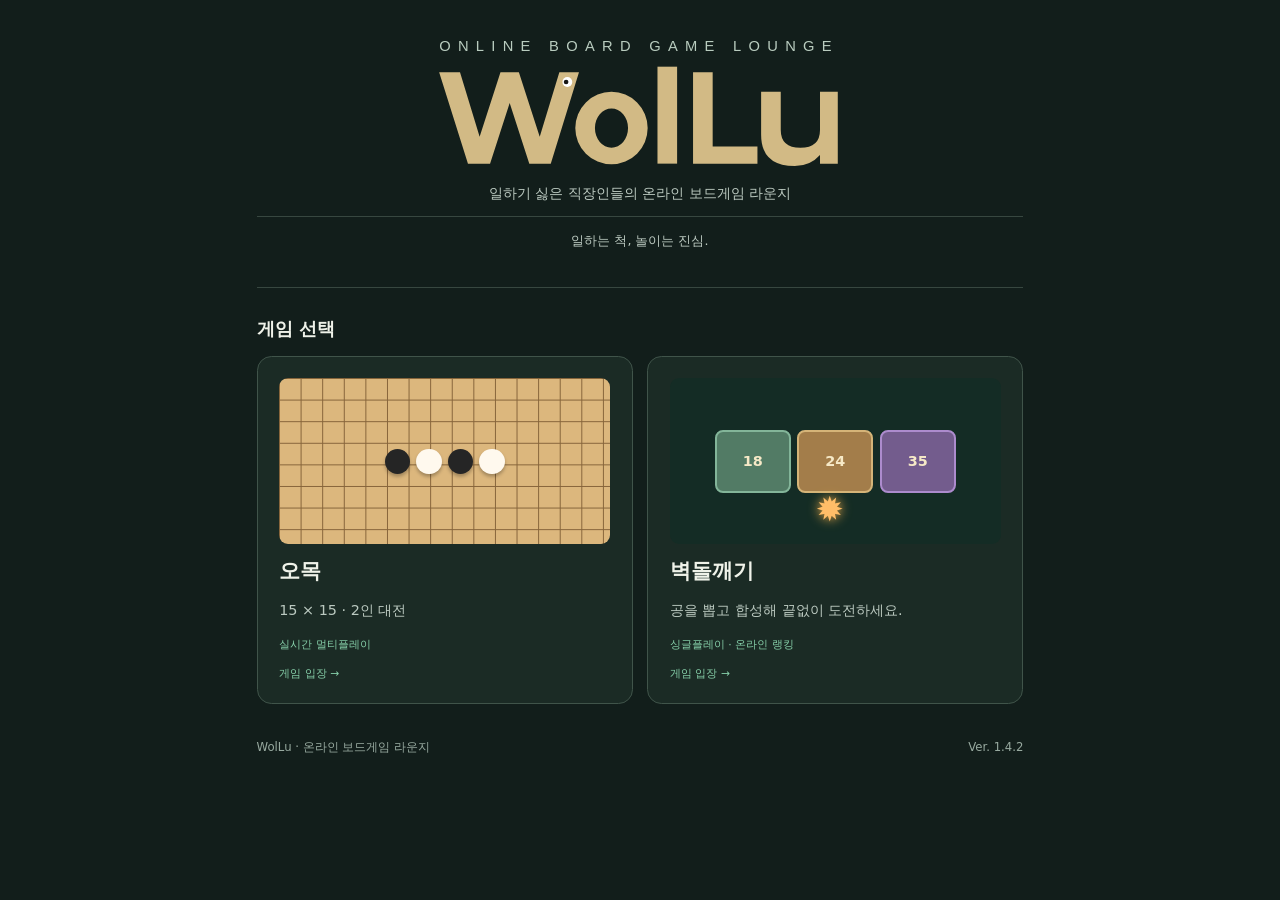
<file: index.html>
<!doctype html>
<html lang="ko">
<head>
  <meta charset="utf-8">
  <meta name="viewport" content="width=device-width, initial-scale=1">
  <title>WolLu — 보드게임 라운지</title>

  <style>
    /* V1.4.2: 데스크톱 90% 밀도, 모바일 기존 크기 유지 */
    :root {
      --ui-scale: .9;
    }

    @media (max-width: 700px) {
      :root {
        --ui-scale: 1;
      }
    }

    /* ===== 공통 스타일 ===== */

    * {
      box-sizing: border-box;
    }

    body {
      margin: 0;
      background: #121e1b;
      color: #eff2e9;
      font: calc(16px * var(--ui-scale)) system-ui, sans-serif;
    }

    main {
      max-width: calc(900px * var(--ui-scale));
      margin: auto;
      padding: calc(40px * var(--ui-scale)) calc(24px * var(--ui-scale));
    }

    h1 {
      font-size: clamp(
        calc(40px * var(--ui-scale)),
        8vw,
        calc(76px * var(--ui-scale))
      );
      letter-spacing: .1em;
      margin: 0;
      color: #f4d79e;
    }

    h2 {
      font-size: calc(20px * var(--ui-scale));
    }

    p {
      color: #bbc9c0;
      line-height: 1.6;
    }

    /* ===== 브랜드 헤더 ===== */

    header {
      text-align: center;
      border-bottom: 1px solid #374740;
      padding-bottom: calc(28px * var(--ui-scale));
      margin-bottom: calc(32px * var(--ui-scale));
    }

    .brandLogo {
      width: min(calc(460px * var(--ui-scale)), 100%);
      display: block;
      margin: auto;
    }

    header p {
      margin: calc(12px * var(--ui-scale)) 0;
    }

    .slogan {
      border-top: 1px solid #374740;
      padding-top: calc(16px * var(--ui-scale));
      font-size: calc(14px * var(--ui-scale));
    }

    /* ===== 게임 카드 레이아웃 ===== */

    .grid {
      display: grid;
      grid-template-columns: repeat(
        auto-fit,
        minmax(calc(230px * var(--ui-scale)), 1fr)
      );
      gap: calc(16px * var(--ui-scale));
    }

    .card {
      display: block;
      border: 1px solid #40544a;
      border-radius: calc(16px * var(--ui-scale));
      background: #1b2b25;
      padding: calc(24px * var(--ui-scale));
      color: inherit;
      text-decoration: none;
    }

    .card:hover {
      border-color: #f4d79e;
    }

    .card h3 {
      font-size: calc(23px * var(--ui-scale));
      margin: calc(14px * var(--ui-scale)) 0 0;
    }

    .tag {
      font-size: calc(12px * var(--ui-scale));
      color: #86cfa9;
    }

    .future {
      border-style: dashed;
      display: flex;
      justify-content: center;
      flex-direction: column;
    }

    /* ===== 오목 카드 미리보기 ===== */

    .board {
      aspect-ratio: 2 / 1;
      background-color: #dcb77d;
      background-image:
        linear-gradient(#86643a 1px, transparent 1px),
        linear-gradient(90deg, #86643a 1px, transparent 1px);
      background-size:
        calc(24px * var(--ui-scale)) calc(24px * var(--ui-scale));
      border-radius: calc(10px * var(--ui-scale));
      display: flex;
      align-items: center;
      justify-content: center;
      gap: calc(7px * var(--ui-scale));
    }

    .stone {
      height: calc(28px * var(--ui-scale));
      width: calc(28px * var(--ui-scale));
      border-radius: 50%;
      background: #252525;
      box-shadow:
        0
        calc(3px * var(--ui-scale))
        calc(4px * var(--ui-scale))
        #0004;
    }

    .white {
      background: #fff9ee;
    }

    /* ===== 푸터 ===== */

    footer {
      display: flex;
      justify-content: space-between;
      font-size: calc(13px * var(--ui-scale));
      color: #98aaa0;
      margin-top: calc(40px * var(--ui-scale));
    }

    /* ===== 벽돌깨기 미리보기 ===== */
    .breakerPreview {
      position: relative;
      background: #142c25;
      background-image: none;
      overflow: hidden;
    }
    .breakerPreview .brick {
      display: grid;
      place-items: center;
      width: 23%;
      height: 38%;
      background: #527b65;
      border: 2px solid #83b599;
      border-radius: 8px;
      font-weight: 750;
      color: #f6e9c7;
    }
    .breakerPreview .brick:nth-child(2) { background: #a37d4a; border-color: #d5b478; }
    .breakerPreview .brick:nth-child(3) { background: #735c8d; border-color: #ac8bcd; }
    .breakerPreview .breakerBall {
      position: absolute;
      left: 44%;
      bottom: 9%;
      color: #ffbd68;
      font-size: 34px;
      text-shadow: 0 0 12px #ffb54b;
    }

    /* ===== 키보드 접근성 ===== */

    a:focus-visible {
      outline: calc(3px * var(--ui-scale)) solid #f4d79e;
      outline-offset: calc(4px * var(--ui-scale));
    }
  </style>
</head>

<body>
  <main>

    <!-- ===== 브랜드 헤더 ===== -->
    <header>
      <h1>
        <img
          class="brandLogo"
          src="wollu-logo.svg"
          alt="ONLINE BOARD GAME LOUNGE · WolLu"
        >
      </h1>

      <p>일하기 싫은 직장인들의 온라인 보드게임 라운지</p>
      <p class="slogan">일하는 척, 놀이는 진심.</p>
    </header>

    <!-- ===== 게임 선택 ===== -->
    <h2>게임 선택</h2>

    <div class="grid">

      <!-- 오목 -->
      <a class="card" href="omok/">
        <div class="board" aria-hidden="true">
          <span class="stone"></span>
          <span class="stone white"></span>
          <span class="stone"></span>
          <span class="stone white"></span>
        </div>

        <h3>오목</h3>
        <p>15 × 15 · 2인 대전</p>
        <p class="tag">실시간 멀티플레이</p>
        <span class="tag">게임 입장 →</span>
      </a>

      <!-- 벽돌깨기 -->
      <a class="card" href="breaker/">
        <div class="board breakerPreview" aria-hidden="true">
          <span class="brick">18</span>
          <span class="brick">24</span>
          <span class="brick">35</span>
          <span class="breakerBall">✹</span>
        </div>
        <h3>벽돌깨기</h3>
        <p>공을 뽑고 합성해 끝없이 도전하세요.</p>
        <p class="tag">싱글플레이 · 온라인 랭킹</p>
        <span class="tag">게임 입장 →</span>
      </a>

    </div>

    <!-- ===== 푸터 ===== -->
    <footer>
      WolLu · 온라인 보드게임 라운지
      <span>Ver. 1.4.2</span>
    </footer>

  </main>
</body>
</html>
</file>
